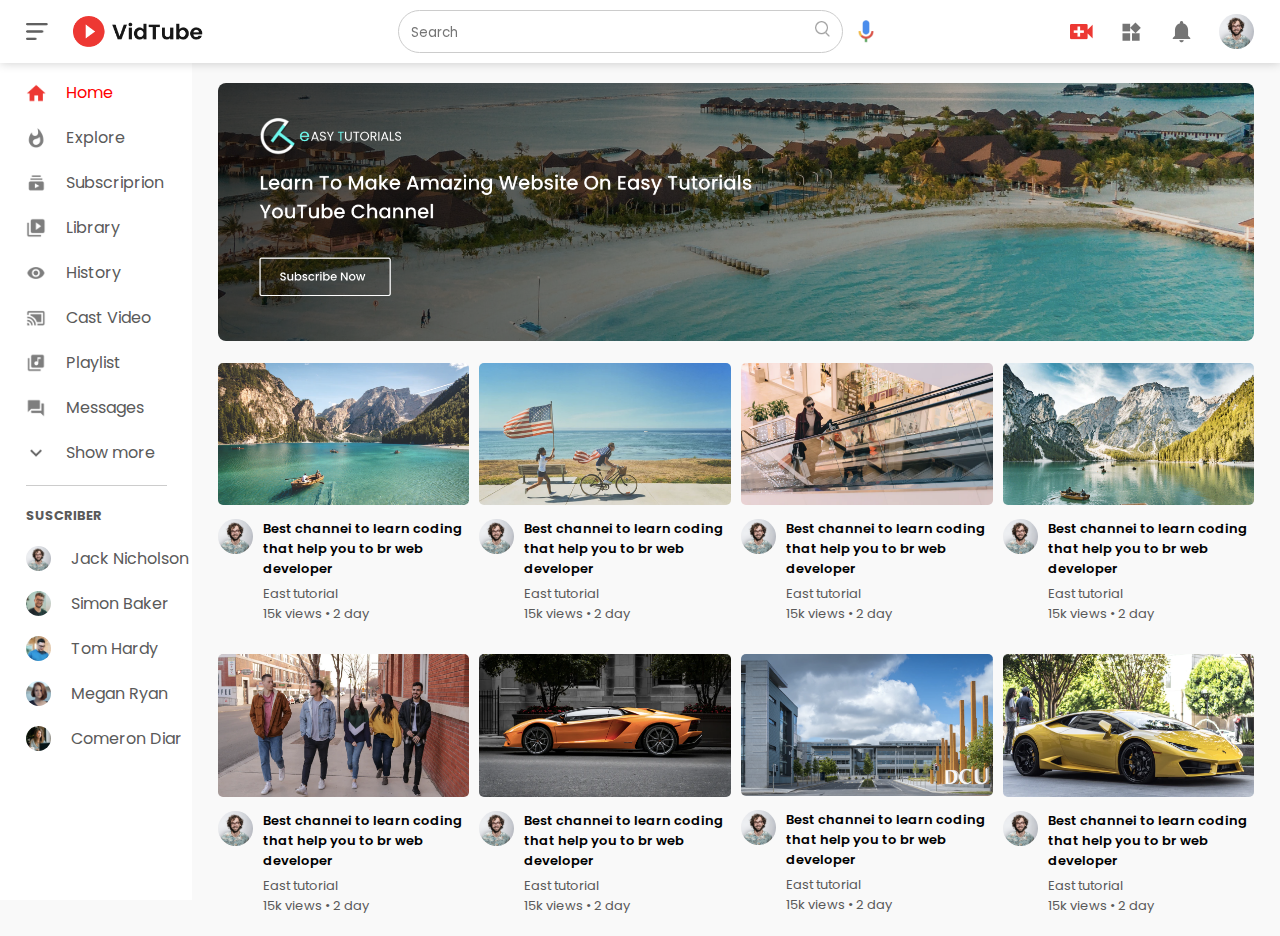
<file: index.html>
<!DOCTYPE html>
<html lang="en">
<head>
    <meta charset="UTF-8">
    <meta http-equiv="X-UA-Compatible" content="IE=edge">
    <meta name="viewport" content="width=device-width, initial-scale=1.0">
    <title>youtube_clone</title>
    <link rel="stylesheet" href="style.css">
    <link href="https://fonts.googleapis.com/css2?family=Poppins:wght@300&display=swap" rel="stylesheet">
</head>
<body>
   <nav class="flex-div">
    <div class="nav-left flex-div">
    <img class="menu-icon"src="assets/menu.png">
    <img class="logo" src="assets/logo.png">
    </div>
    <div class="nav-middle flex-div">
        <div class="search-box">
        <input type="text" placeholder="Search">
        <img src="assets/search.png">
    </div>
   <img class="mic-icon"src="assets/voice-search.png">
   </div>
   <div class="nav-right flex-div">
    <img  src="assets/upload.png">
    <img src="assets/more.png">
    <img src="assets/notification.png">
    <img class="user-icon"src="assets/Jack.png">
    </div>
   </nav>
   <!------------------sidebar---------------->
    <div class="sidebar ">
        <div class="shortcut-links ">
    <a  href="#"><img src="assets/home.png"><p>Home</p></a>
    <a  href="#"><img src="assets/explore.png"><p>Explore</p></a>
    <a  href="#"><img src="assets/subscriprion.png"><p>Subscriprion</p></a>
    <a  href="#"><img src="assets/library.png"><p>Library</p></a>
    <a  href="#"><img src="assets/history.png"><p>History</p></a>
    <a  href="#"><img src="assets/cast.png"><p>Cast Video</p></a>
    <a  href="#"><img src="assets/playlist.png"><p>Playlist</p></a>
    <a  href="#"><img src="assets/messages.png"><p>Messages</p></a>
    <a  href="#"><img src="assets/show-more.png"><p>Show more</p></a>
    <hr  >
    </div>
 
<div class="subscribed-list ">
    <h3  >SUSCRIBER</h3>
    <a  href="#"><img src="assets/Jack.png"><p>Jack Nicholson</p></a>
    <a  href="#"><img src="assets/simon.png"><p>Simon Baker</p></a>
    <a  href="#"><img src="assets/tom.png"><p>Tom Hardy</p></a>
    <a  href="#"><img src="assets/megan.png"><p>Megan Ryan</p></a>
    <a  href="#"><img src="assets/cameron.png"><p>Comeron Diar</p></a>
</div>
</div>
<!-----------------------main------------------->
<div class="container">
    <div class="banner">
        <img src="assets/banner.png">
    </div>

<div class="list-container">
    <div class="vid-list">
        <a href="new.html"><img src="assets/thumbnail1.png" class="thubnail"></a>
         <div class="flex-div">
            <img src="assets/Jack.png">
            <div class="vid-info">
                <a href="new.html">Best channei to learn coding that help you to br web developer</a>
                <p>East tutorial</p>
                <p>15k views &bull; 2 day</p>
            </div>
        </div>
    </div>
    <div class="vid-list">
        <a href=""><img src="assets/thumbnail2.png" class="thubnail"></a>
         <div class="flex-div">
            <img src="assets/Jack.png">
            <div class="vid-info">
                <a href="">Best channei to learn coding that help you to br web developer</a>
                <p>East tutorial</p>
                <p>15k views &bull; 2 day</p>
            </div>
        </div>
    </div>
    <div class="vid-list">
        <a href=""><img src="assets/thumbnail3.png" class="thubnail"></a>
         <div class="flex-div">
            <img src="assets/Jack.png">
            <div class="vid-info">
                <a href="">Best channei to learn coding that help you to br web developer</a>
                <p>East tutorial</p>
                <p>15k views &bull; 2 day</p>
            </div>
        </div>
    </div>
    <div class="vid-list">
        <a href=""><img src="assets/thumbnail4.png" class="thubnail"></a>
         <div class="flex-div">
            <img src="assets/Jack.png">
            <div class="vid-info">
                <a href="">Best channei to learn coding that help you to br web developer</a>
                <p>East tutorial</p>
                <p>15k views &bull; 2 day</p>
            </div>
        </div>
    </div>
   <div class="vid-list">
        <a href=""><img src="assets/thumbnail5.png" class="thubnail"></a>
         <div class="flex-div">
            <img src="assets/Jack.png">
            <div class="vid-info">
                <a href="">Best channei to learn coding that help you to br web developer</a>
                <p>East tutorial</p>
                <p>15k views &bull; 2 day</p>
            </div>
        </div>
    </div>
    <div class="vid-list">
        <a href=""><img src="assets/thumbnail6.png" class="thubnail"></a>
         <div class="flex-div">
            <img src="assets/Jack.png">
            <div class="vid-info">
                <a href="">Best channei to learn coding that help you to br web developer</a>
                <p>East tutorial</p>
                <p>15k views &bull; 2 day</p>
            </div>
        </div>
    </div>
    <div class="vid-list">
        <a href=""><img src="assets/thumbnail7.png" class="thubnail"></a>
         <div class="flex-div">
            <img src="assets/Jack.png">
            <div class="vid-info">
                <a href="">Best channei to learn coding that help you to br web developer</a>
                <p>East tutorial</p>
                <p>15k views &bull; 2 day</p>
            </div>
        </div>
    </div>
    <div class="vid-list">
        <a href=""><img src="assets/thumbnail8.png" class="thubnail"></a>
         <div class="flex-div">
            <img src="assets/Jack.png">
            <div class="vid-info">
                <a href="">Best channei to learn coding that help you to br web developer</a>
                <p>East tutorial</p>
                <p>15k views &bull; 2 day</p>
            </div>
        </div>
    </div>
</div>
</div>
<script src="script.js"></script>
</body>
</html>
</file>
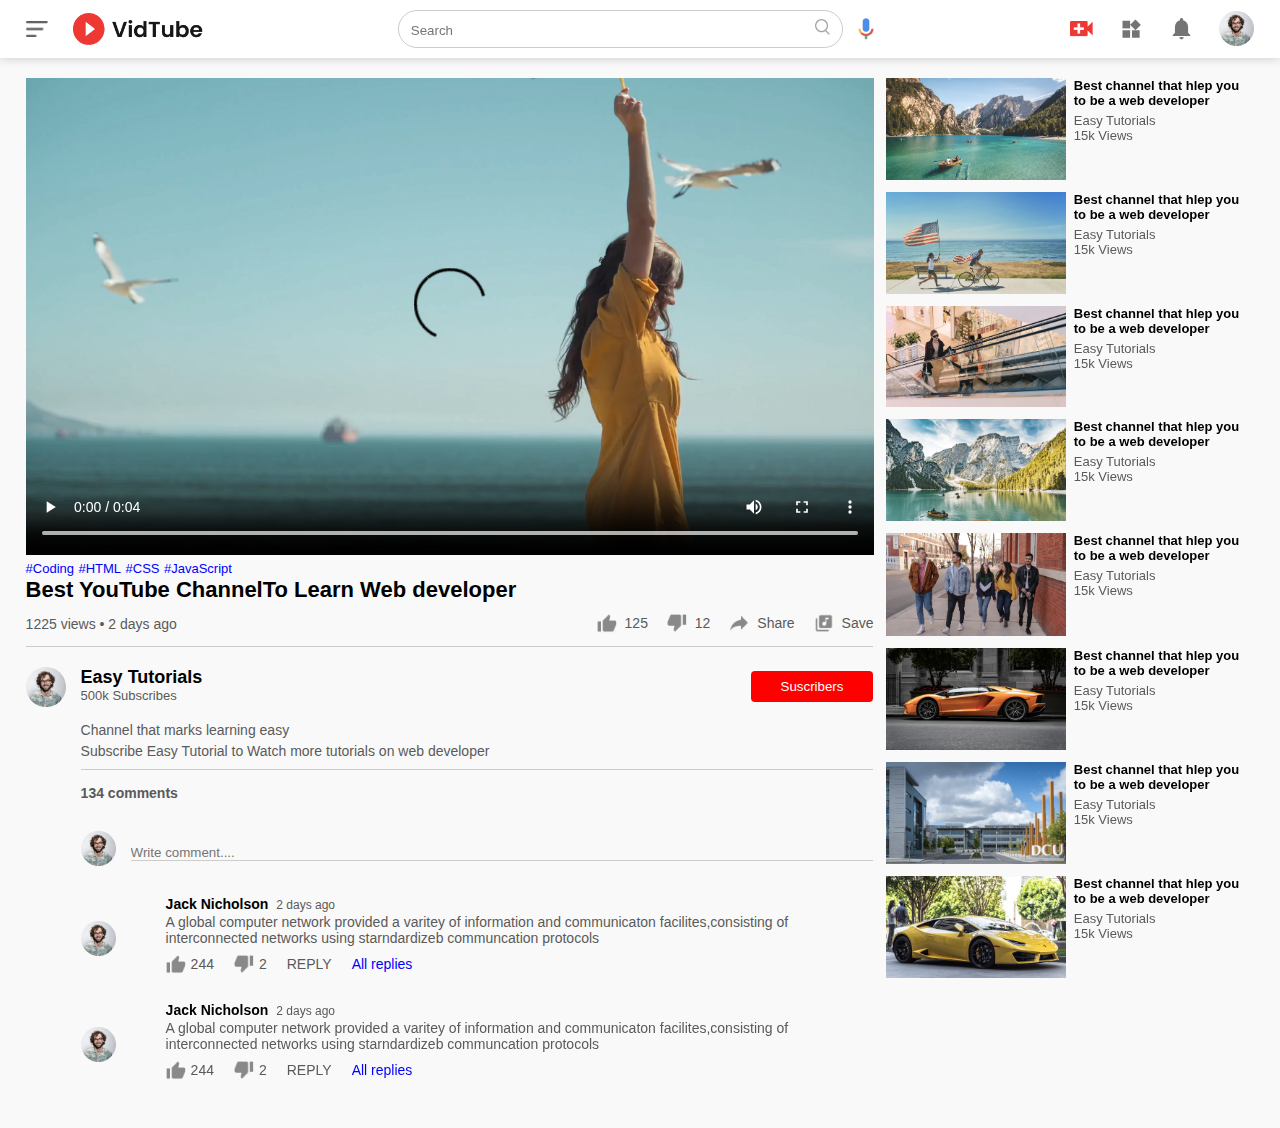
<file: new.html>
<!DOCTYPE html>
<html lang="en">
<head>
    <meta charset="UTF-8">
    <meta http-equiv="X-UA-Compatible" content="IE=edge">
    <meta name="viewport" content="width=device-width, initial-scale=1.0">
    <title>new-file</title>
    <link href="style.css" rel="stylesheet">
</head>
<body>
    <nav class="flex-div">
        <div class="nav-left flex-div">
        <img class="menu-icon"src="assets/menu.png">
        <img class="logo" src="assets/logo.png">
        </div>
        <div class="nav-middle flex-div">
            <div class="search-box">
            <input type="text" placeholder="Search">
            <img src="assets/search.png">
        </div>
       <img class="mic-icon"src="assets/voice-search.png">
       </div>
       <div class="nav-right flex-div">
        <img  src="assets/upload.png">
        <img src="assets/more.png">
        <img src="assets/notification.png">
        <img class="user-icon"src="assets/Jack.png">
        </div>
       </nav>
       <div class="container play-container">
<div class="row">

    <div class="play-video">
        <video controls autoplay>
<source src="assets/video.mp4"type="video/mp4">
            </video>
<div class="tags">
    <a href="">#Coding</a>
    <a href="">#HTML</a>
    <a href="">#CSS</a>
    <a href="">#JavaScript</a>
</div>
<h3> Best YouTube ChannelTo Learn Web developer</h3>
<div class="play-video-info">
    <p>1225 views &bull; 2 days ago</p>
    <div>
        <a href=""><img src="assets/like.png">125</a>
        <a href=""><img src="assets/dislike.png">12</a>
        <a href=""><img src="assets/share.png">Share</a>
        <a href=""><img src="assets/save.png"> Save</a>
    </div>
</div>
<hr>
<div class="plublisher">
    <img src="assets/Jack.png">
    <div>
        <p>Easy Tutorials</p>
        <span>500k Subscribes</span>
    </div>
    <button type="button">Suscribers</button>
</div>
<div class="vid-description">
    <p>Channel that marks learning easy</p>
    <p>Subscribe Easy Tutorial to Watch more tutorials on web developer</p>
    <hr>
    <h4>134 comments</h4>
    <div class="add-comment">
        <img src="assets/Jack.png">
        <input type="text" placeholder="Write comment....">
    </div>
    <div class="old-comment">
        <img src="assets/Jack.png">
        <div>
            <h3>Jack Nicholson<span>2 days ago</span></h3>
            <p>A global computer network provided a varitey  of information and communicaton facilites,consisting of interconnected networks using starndardizeb communcation protocols</p>
       <div class="acomment-action">
        <img src="assets/like.png">
        <span>244</span>
        <img src="assets/dislike.png">
        <span>2</span>
        <span>REPLY</span>
        <a href="">All replies</a>
       </div>
        </div>
    </div>
    <div class="old-comment">
        <img src="assets/Jack.png">
        <div>
            <h3>Jack Nicholson<span>2 days ago</span></h3>
            <p>A global computer network provided a varitey  of information and communicaton facilites,consisting of interconnected networks using starndardizeb communcation protocols</p>
       <div class="acomment-action">
        <img src="assets/like.png">
        <span>244</span>
        <img src="assets/dislike.png">
        <span>2</span>
        <span>REPLY</span>
        <a href="">All replies</a>
       </div>
        </div>
    </div>
</div>
    </div>
    <div class="right-sidebar">
        <div class="side-video-list">
           <a href="" class="small-thumbnail"> <img src="assets/thumbnail1.png"></a>
            <div class="vid-info">
                <a href="" class="small-thumbnail">Best channel that hlep you to be a web developer</a>
                <p>Easy Tutorials</p>
                <p>15k Views</p>
            </div>
        </div>
        <div class="side-video-list">
            <a href="" class="small-thumbnail"> <img src="assets/thumbnail2.png"></a>
             <div class="vid-info">
                 <a href="" class="small-thumbnail">Best channel that hlep you to be a web developer</a>
                 <p>Easy Tutorials</p>
                 <p>15k Views</p>
             </div>
         </div>
         <div class="side-video-list">
            <a href="" class="small-thumbnail"> <img src="assets/thumbnail3.png"></a>
             <div class="vid-info">
                 <a href="" class="small-thumbnail">Best channel that hlep you to be a web developer</a>
                 <p>Easy Tutorials</p>
                 <p>15k Views</p>
             </div>
         </div>
         <div class="side-video-list">
            <a href="" class="small-thumbnail"> <img src="assets/thumbnail4.png"></a>
             <div class="vid-info">
                 <a href="" class="small-thumbnail">Best channel that hlep you to be a web developer</a>
                 <p>Easy Tutorials</p>
                 <p>15k Views</p>
             </div>
         </div>
         <div class="side-video-list">
            <a href="" class="small-thumbnail"> <img src="assets/thumbnail5.png"></a>
             <div class="vid-info">
                 <a href="" class="small-thumbnail">Best channel that hlep you to be a web developer</a>
                 <p>Easy Tutorials</p>
                 <p>15k Views</p>
             </div>
         </div>
         <div class="side-video-list">
            <a href="" class="small-thumbnail"> <img src="assets/thumbnail6.png"></a>
             <div class="vid-info">
                 <a href="" class="small-thumbnail">Best channel that hlep you to be a web developer</a>
                 <p>Easy Tutorials</p>
                 <p>15k Views</p>
             </div>
         </div>
         <div class="side-video-list">
            <a href="" class="small-thumbnail"> <img src="assets/thumbnail7.png"></a>
             <div class="vid-info">
                 <a href="" class="small-thumbnail">Best channel that hlep you to be a web developer</a>
                 <p>Easy Tutorials</p>
                 <p>15k Views</p>
             </div>
         </div>
         <div class="side-video-list">
            <a href="" class="small-thumbnail"> <img src="assets/thumbnail8.png"></a>
             <div class="vid-info">
                 <a href="" class="small-thumbnail">Best channel that hlep you to be a web developer</a>
                 <p>Easy Tutorials</p>
                 <p>15k Views</p>
             </div>
         </div>
        
    </div>
</div>
       </div>

</body>
</html>
</file>
<file: style.css>
*{
    margin: 0;
    padding: 0;
    box-sizing: border-box;
    font-family: 'Poppins', sans-serif;
}
a{
    text-decoration: none;
    color:#5a5a5a;
}
img{
    cursor: pointer;
}
.flex-div{
    display: flex;
    align-items: center;
    }
nav{
        padding: 10px 2%;
        justify-content: space-between;
        box-shadow: 0 0 10px rgba(0,0,0,0.2);
        background: #fff;
        position: sticky;
        top:0;
        z-index: 10;
    }
.nav-right img{
    width: 25px;
    margin-right: 25px;
}
.nav-right .user-icon{
width: 35px;
border-radius: 50%;
margin-right: 0;
}
.nav-left .menu-icon{
    width: 22px;
    margin-right: 25px;
}
.nav-left .logo{
    width: 130px;
}
.nav-middle .mic-icon{
    width: 16px;
}
.nav-middle .search-box{
    border:1px solid #ccc;
    margin-right: 15px;
    padding: 8px 12px;
    border-radius: 25px;
}
.nav-middle .search-box input{
    width: 400px;
    border: none;
    outline: none;
    background: transparent;
}
.nav-middle .search-box img{
    width: 15px;
}
/*------------sidebar------------*/
.sidebar{
    background:#fff ;
    width: 15%;
    height:100vh;
    position: fixed;
    top:0;
    padding-left: 2%;
    padding-top: 80px;
}
.shortcut-links a img{
    width: 20px;
    margin-right: 20px;
}
.shortcut-links a{
    display: flex;
    align-items: center;
    margin-bottom: 20px;
    width: fit-content;
    flex-wrap: wrap;
}
.shortcut-links a:first-child{
    color: red;
}
.sidebar hr{
    border: 0;
    height: 1px;
    background: #ccc;
    width: 85%;
}
.subscribed-list h3{
    font-size: 13px;
    margin: 20px 0;
    color: #5a5a5a;
}
.subscribed-list a{
    display: flex;
    align-items: center;
    margin-bottom: 20px;
    width: fit-content;
    flex-wrap: wrap;
}
.subscribed-list a img{
    width: 25px;
    border-radius: 50%;
    margin-right: 20px;
}
.small-sidebar{
    width: 5%;
}
.small-sidebar a p{
    display: none;
}
.small-sidebar h3{
    display: none;
}
.small-sidebar hr{
    width: 50%;
    margin-bottom:25px ;
}
/*------container-----*/
.container{
    background: #f9f9f9;
padding-left:17% ;
padding-right: 2%;
padding-top: 20px;
padding-bottom: 20px;
}
.large-container{
    padding-left:7% ;

}
.banner{
    width: 100%;
}
.banner img{
    width: 100%;
    border-radius: 8px;
}
.list-container{
    display: grid;
    grid-template-columns: repeat(auto-fit,minmax( 250px,1fr));
    grid-column-gap:10px ;
    grid-row-gap:30px;
margin-top: 15px;

}
.vid-list .thubnail{
    width: 100%;
    border-radius: 5px;
}
.vid-list .flex-div{
    align-items: flex-start;
    margin-top: 7px;
}
.vid-list .flex-div img{
    border-radius: 50%;
    margin-right: 10px;
    width: 35px;
}
.vid-info{
    color:#5a5a5a;
    font-size: 13px;
}
.vid-info a{
    color: #000;
    font-weight: 600;
    display: block;
    margin-bottom: 5px;

}
@media(max-width:900px){
    .menu-icon{
        display:none;
    }
    .sidebar{
        display: none;
    }
    .container,.large-container{
        padding-left: 5%;
        padding-right: 5%;
    }
    .nav-right img{
        display: none;
    }
    .nav-right .user-icon{
        display: block;
        width: 30px;
    }
    .nav-middle .search-box input{
width: 100px;
    }
    .nav-middle .mic-icon{
        display: none;
    }
    .logo{
        width: 90px;
    }    
}
/*--------------------play video page------------*/
.play-container{
    padding-left: 2%;
}
.row{
    display: flex;
    justify-content: space-between;
    flex-wrap: wrap;
}
.play-video{
    flex-basis: 69%;
}
.right-sidebar{
    flex-basis: 30%;
}
.play-video video{
    width: 100%;
}
.side-video-list{
    display: flex;
    justify-content: space-between;
    margin-bottom: 8px;
}
.side-video-list img{
    width: 100%;
}
.side-video-list .small-thumbnail{
    flex-basis: 49%;
}
.side-video-list .vid-info{
    flex-basis: 49%;
}
.play-video .tags a{
    color: #0000ff;
font-size: 13px;
}
.play-video h3{
    font-weight: 600;
    font-size: 22px;
}
.play-video .play-video-info{
    display: flex;
    align-items: center;
    justify-content: space-between;
    flex: wrap;
    margin-top: 10px;
    font-size: 14px;
    color:#5a5a5a
}
.play-video .play-video-info img{
    width: 20px;
    margin-right: 8px;
}
.play-video .play-video-info a{
    display: inline-flex;
    align-items: center;
    margin-left: 15px;

}
.play-video hr{
    border:0;
    height: 1px;
    background: #ccc;
    margin: 10px 0;
}
.plublisher{
    display: flex;
    align-items: center;
    margin-top: 20px;

}
.plublisher div{
    flex:1;
line-height: 18px;
}
.plublisher img {
    width: 40px;
    border-radius: 50%;
    margin-right: 15px;
}
.plublisher div p{
    color: #000;
    font-weight: 600;
    font-size: 18px;
}
.plublisher div span{
    font-size: 13px;
    color: #5a5a5a;
}

.plublisher button{
background: red;
color: #fff;
padding: 8px 30px;
border: 0;
outline: 0;
border-radius: 4px;
cursor: pointer;
}
.vid-description{
    margin:15px 0;
    padding-left: 55px;
}
.vid-description p{
font-size: 14px;
margin-bottom: 5px;
color: #5a5a5a;
}
.vid-description h4{
    font-size: 14px;
    color: #5a5a5a;
    margin-top: 15px;
}
.add-comment{
    display: flex;
    align-items: center;
    margin: 30px 0;

}
.add-comment img{
    width: 35px;
    border-radius: 50%;
    margin-right: 15px;
}
.add-comment input{
    border:0;
    outline: 0;
    border-bottom: 1px solid #ccc;
    width: 100%;
    padding-top: 10px;
    background: transparent;
}
.old-comment{
    display: flex;
align-items: center;
margin: 20px 0px;

}
.old-comment img{
    width: 35px;
    border-radius: 50%;
    margin-right: 50px;
}
.old-comment h3{
    font-size: 14px;
    margin-bottom: 2px;

}
.old-comment h3 span{
font-size: 12px;
color: #5a5a5a;
font-weight: 500;
margin-left: 8px;
}
.old-comment .acomment-action{
display: flex;
align-items: center;
margin: 8px 0;
font-size: 14px;
}
.old-comment .acomment-action img{
    width: 20px;
    margin-right: 5px;
    border-radius: 0;
}
.old-comment .acomment-action span{
    margin-right: 20px;
    color: #5a5a5a;
}
.old-comment .acomment-action a{
    color: #0000ff;

}
@media(max-width:900px){
    .play-video{
        flex-basis: 100%;
    }
    .right-sidebar{
        flex-basis: 100%;
    }
    .play-container{
         padding-left: 5%;
    }
    .vid-description{
        padding-left:0 ;
    }
    .play-video .play-video-info a{
        margin-left: 0;
        margin-right: 10px;
    }
}
</file>
